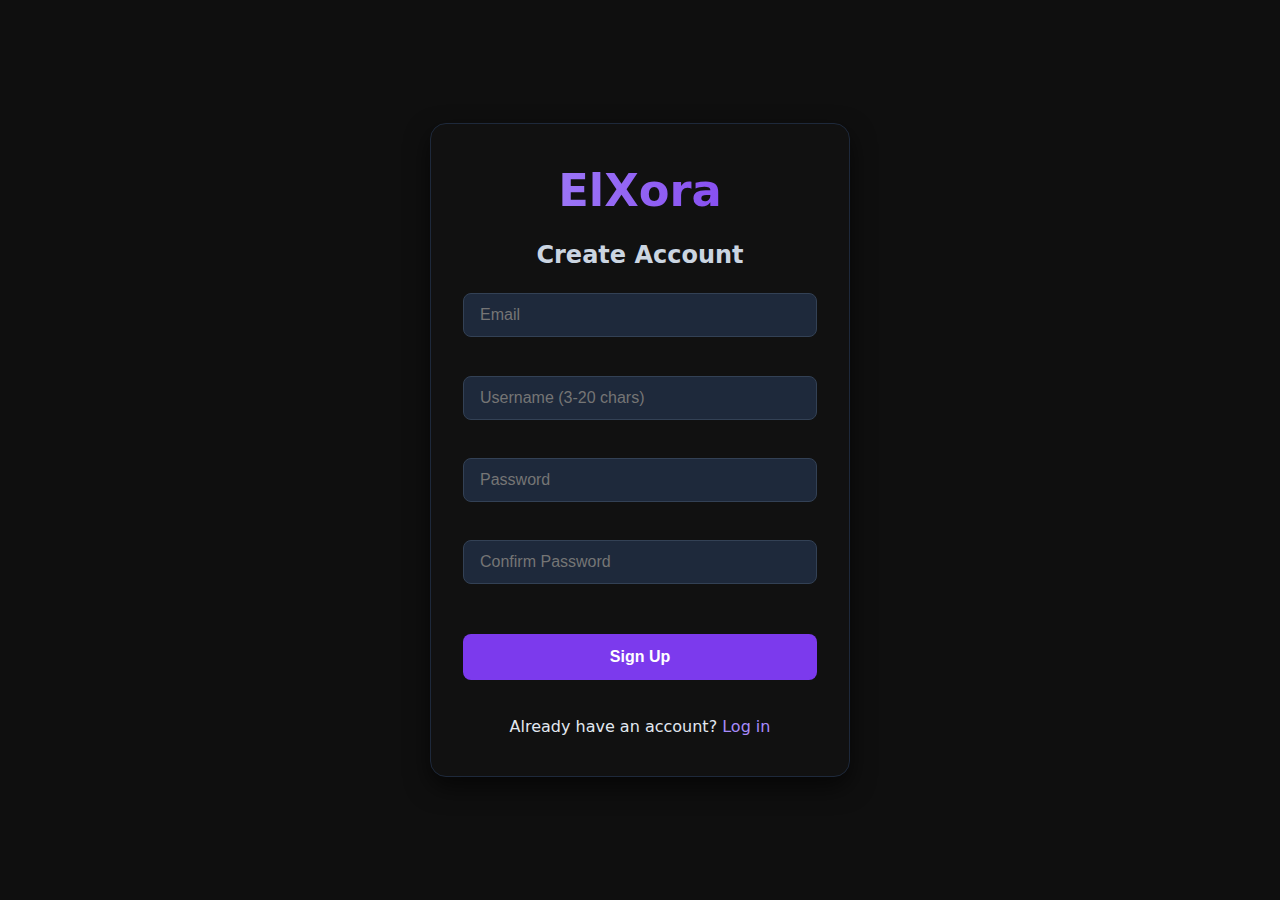
<file: signup.html>
<!DOCTYPE html>
<html lang="en">
<head>
  <meta charset="UTF-8" />
  <meta name="viewport" content="width=device-width, initial-scale=1.0"/>
  <title>ElXora - Sign Up</title>
  <link rel="stylesheet" href="style.css"/>
</head>
<body>

  <div class="auth-container">
    <div id="signup-form" class="auth-form">
      <h1>ElXora</h1>
      <h2>Create Account</h2>
      <div class="input-group">
        <input type="email" id="signup-email" placeholder="Email" required/>
        <div id="signup-email-error" class="error-text"></div>
      </div>
      <div class="input-group">
        <input type="text" id="signup-username" placeholder="Username (3-20 chars)" required/>
        <div id="signup-username-error" class="error-text"></div>
      </div>
      <div class="input-group">
        <input type="password" id="signup-password" placeholder="Password" required/>
        <div id="signup-password-error" class="error-text"></div>
      </div>
      <div class="input-group">
        <input type="password" id="signup-confirm-password" placeholder="Confirm Password" required/>
        <div id="signup-confirm-error" class="error-text"></div>
      </div>
      <button id="signup-btn">Sign Up</button>
      <div id="signup-general-error" class="error-text center"></div>
      <p>Already have an account? <a href="login.html">Log in</a></p>
    </div>

    <!-- Verification form -->
    <div id="verification-form" class="auth-form hidden">
      <h1>ElXora</h1>
      <h2>Verify Email</h2>
      <p>Enter the 6-digit code sent to your email</p>
      <div class="verification-inputs">
        <input type="text" maxlength="1" pattern="\d" required autofocus/>
        <input type="text" maxlength="1" pattern="\d" required/>
        <input type="text" maxlength="1" pattern="\d" required/>
        <input type="text" maxlength="1" pattern="\d" required/>
        <input type="text" maxlength="1" pattern="\d" required/>
        <input type="text" maxlength="1" pattern="\d" required/>
      </div>
      <button id="verify-btn">Verify</button>
      <div id="verify-error" class="error-text center"></div>
      <p><a href="#" id="back-to-signup">Back to sign up</a></p>
    </div>
  </div>

  <script>
    const USERS_KEY = 'elxora_users';
    const SCRIPT_URL = 'https://script.google.com/macros/s/AKfycbxKdjN5rmMG_Diaw-AbLeG1G5Jn38BFc4o5y95MHNDGaJnAroY9PrHFMCjw2VaJ5bkp/exec';

    function getUsers() {
      return JSON.parse(localStorage.getItem(USERS_KEY) || '[]');
    }

    function saveUsers(users) {
      localStorage.setItem(USERS_KEY, JSON.stringify(users));
    }

    // Show/hide forms
    function showSignup() {
      document.getElementById('signup-form').classList.remove('hidden');
      document.getElementById('verification-form').classList.add('hidden');
    }

    function showVerify() {
      document.getElementById('signup-form').classList.add('hidden');
      document.getElementById('verification-form').classList.remove('hidden');
      document.querySelector('.verification-inputs input').focus();
    }

    // Auto-focus next input
    const verifyInputs = document.querySelectorAll('.verification-inputs input');
    verifyInputs.forEach((input, index) => {
      input.addEventListener('input', () => {
        if (input.value.length === 1 && index < 5) {
          verifyInputs[index + 1].focus();
        }
      });
    });

    // SIGN UP button – generate OTP and send real email
    document.getElementById('signup-btn').addEventListener('click', async () => {
      const email    = document.getElementById('signup-email').value.trim();
      const username = document.getElementById('signup-username').value.trim();
      const pass     = document.getElementById('signup-password').value;
      const confirm  = document.getElementById('signup-confirm-password').value;

      let hasError = false;
      document.querySelectorAll('.error-text').forEach(el => el.textContent = '');

      if (!email.includes('@') || !email.includes('.')) {
        document.getElementById('signup-email-error').textContent = 'Valid email required';
        hasError = true;
      }
      if (username.length < 3 || username.length > 20 || !/^[a-zA-Z0-9_]+$/.test(username)) {
        document.getElementById('signup-username-error').textContent = '3-20 chars: letters, numbers, _';
        hasError = true;
      }
      if (pass.length < 6) {
        document.getElementById('signup-password-error').textContent = '≥ 6 characters';
        hasError = true;
      }
      if (pass !== confirm) {
        document.getElementById('signup-confirm-error').textContent = 'Passwords do not match';
        hasError = true;
      }

      const users = getUsers();
      if (users.some(u => u.email === email)) {
        document.getElementById('signup-general-error').textContent = 'Email already registered';
        hasError = true;
      }
      if (users.some(u => u.username.toLowerCase() === username.toLowerCase())) {
        document.getElementById('signup-general-error').textContent = 'Username taken';
        hasError = true;
      }

      if (hasError) return;

      // Generate real 6-digit code
      const generatedCode = Math.floor(100000 + Math.random() * 900000).toString();

      try {
        await fetch(SCRIPT_URL, {
          method: 'POST',
          mode: 'no-cors',  // Important for Google Apps Script
          headers: { 'Content-Type': 'application/json' },
          body: JSON.stringify({
            email: email,
            username: username,
            code: generatedCode
          })
        });

        // Store temp data for verification
        localStorage.setItem('temp_signup', JSON.stringify({
          email,
          username,
          pass,
          code: generatedCode,
          timestamp: Date.now()
        }));

        showVerify();
        alert(`A 6-digit code has been sent to ${email}\nCheck your inbox/spam folder (may take up to 60 seconds)`);

      } catch (err) {
        console.error('Failed to send OTP:', err);
        alert('Error sending code. Check console (F12) and try again.');
      }
    });

    // VERIFY button
    document.getElementById('verify-btn').addEventListener('click', () => {
      const enteredCode = Array.from(verifyInputs).map(i => i.value.trim()).join('');
      const temp = JSON.parse(localStorage.getItem('temp_signup') || '{}');

      if (!temp.email || !temp.code) {
        alert('Session expired — please sign up again');
        showSignup();
        return;
      }

      // Check expiry (10 minutes)
      if (Date.now() - temp.timestamp > 10 * 60 * 1000) {
        alert('Code expired. Please sign up again.');
        localStorage.removeItem('temp_signup');
        showSignup();
        return;
      }

      if (enteredCode !== temp.code) {
        document.getElementById('verify-error').textContent = 'Incorrect code';
        return;
      }

      // Success – create account
      const users = getUsers();
      users.push({
        email: temp.email,
        username: temp.username,
        pass: temp.pass  // plaintext for now – only prototype!
      });
      saveUsers(users);

      localStorage.setItem('elxora_current_user', JSON.stringify({
        email: temp.email,
        username: temp.username
      }));

      localStorage.removeItem('temp_signup');

      alert('Email verified! Welcome to ElXora 🎉');
      window.location.href = 'index.html';
    });

    // Back link
    document.getElementById('back-to-signup')?.addEventListener('click', (e) => {
      e.preventDefault();
      showSignup();
    });

    // Start on signup form
    showSignup();
  </script>
</body>
  </html>
</file>
<file: style.css>
* {
  margin: 0;
  padding: 0;
  box-sizing: border-box;
}

html, body {
  width: 100%;
  height: 100%;
  margin: 0;
  padding: 0;
  overflow: hidden;
  font-size: 16px; /* base size – scales with viewport */
}

body {
  font-family: system-ui, -apple-system, BlinkMacSystemFont, 'Segoe UI', Roboto, sans-serif;
  background: #0f0f0f;
  color: #e2e8f0;
  height: 100vh;
  overflow: hidden;
  touch-action: manipulation; /* better mobile touch */
}

.hidden {
  display: none !important;
}

/* ─── Auth ──────────────────────────────────────────────── */
.auth-container {
  position: fixed;
  inset: 0;
  background: #0f0f0f;
  display: flex;
  align-items: center;
  justify-content: center;
  z-index: 1000;
  padding: 1rem;
}

.auth-form {
  background: #111;
  padding: clamp(1.5rem, 5vw, 2.5rem) clamp(1rem, 4vw, 2rem);
  border-radius: 16px;
  width: 100%;
  max-width: 420px;
  border: 1px solid #1e293b;
  text-align: center;
  box-shadow: 0 10px 25px rgba(0, 0, 0, 0.6);
}

.auth-form h1 {
  font-size: clamp(2rem, 8vw, 2.8rem);
  margin-bottom: 1.5rem;
  background: linear-gradient(90deg, #a78bfa, #7c3aed);
  -webkit-background-clip: text;
  -webkit-text-fill-color: transparent;
  background-clip: text;
}

.auth-form h2 {
  font-size: clamp(1.25rem, 5vw, 1.5rem);
  margin-bottom: 1.5rem;
  color: #cbd5e1;
}

.input-group {
  margin: 1rem 0;
  position: relative;
}

.input-group input {
  width: 100%;
  padding: 0.75rem 1rem;
  background: #1e293b;
  border: 1px solid #334155;
  border-radius: 8px;
  color: #e2e8f0;
  font-size: 1rem;
  transition: border-color 0.2s, box-shadow 0.2s;
}

.input-group input:focus {
  outline: none;
  border-color: #7c3aed;
  box-shadow: 0 0 0 3px rgba(124, 58, 237, 0.2);
}

.input-group input.error {
  border-color: #ef4444;
  box-shadow: 0 0 0 3px rgba(239, 68, 68, 0.15);
}

.error-text {
  color: #ef4444;
  font-size: 0.85rem;
  margin-top: 0.375rem;
  min-height: 1.2em;
}

.error-text.center {
  text-align: center;
  margin-top: 0.75rem;
}

.auth-form button {
  width: 100%;
  padding: 0.875rem;
  margin: 0.75rem 0 0.5rem;
  background: #7c3aed;
  border: none;
  border-radius: 8px;
  color: white;
  font-weight: 600;
  font-size: 1rem;
  cursor: pointer;
  transition: background 0.2s, transform 0.1s;
}

.auth-form button:hover:not(:disabled) {
  background: #6d28d9;
  transform: translateY(-1px);
}

.auth-form button:disabled {
  opacity: 0.55;
  cursor: not-allowed;
}

.auth-form a {
  color: #a78bfa;
  text-decoration: none;
  font-weight: 500;
}

.auth-form a:hover {
  text-decoration: underline;
}

/* ─── Verification ──────────────────────────────────────── */
.verification-inputs {
  display: flex;
  gap: 0.625rem;
  justify-content: center;
  margin: 1.5rem 0;
  flex-wrap: wrap;
}

.verification-inputs input {
  width: 3rem;
  height: 3.5rem;
  text-align: center;
  font-size: 1.5rem;
  background: #1e293b;
  border: 1px solid #334155;
  border-radius: 8px;
  color: #e2e8f0;
  transition: border-color 0.2s;
}

.verification-inputs input:focus {
  outline: none;
  border-color: #7c3aed;
}

/* ─── Main App ──────────────────────────────────────────── */
.app-container {
  display: flex;
  height: 100vh;
  width: 100vw;
}

.sidebar {
  width: clamp(280px, 30vw, 300px);
  background: #111;
  border-right: 1px solid #1e293b;
  display: flex;
  flex-direction: column;
  transition: transform 0.3s ease;
  flex-shrink: 0;
}

#new-chat-btn {
  margin: 1rem;
  padding: 0.75rem;
  background: #7c3aed;
  color: white;
  border: none;
  border-radius: 12px;
  font-weight: 600;
  cursor: pointer;
  transition: background 0.2s;
}

#new-chat-btn:hover {
  background: #6d28d9;
}

.chat-list {
  flex: 1;
  overflow-y: auto;
  padding: 0 0.5rem;
}

.user-info {
  padding: 1rem;
  border-top: 1px solid #1e293b;
  display: flex;
  align-items: center;
  gap: 0.75rem;
}

.avatar {
  width: 42px;
  height: 42px;
  border-radius: 50%;
  background: linear-gradient(135deg, #7c3aed, #a78bfa);
  color: white;
  font-weight: bold;
  font-size: 1.3rem;
  display: flex;
  align-items: center;
  justify-content: center;
  flex-shrink: 0;
}

.user-details strong {
  display: block;
  font-size: 1rem;
}

.user-details small {
  color: #94a3b8;
  font-size: 0.875rem;
}

.main-chat {
  flex: 1;
  display: flex;
  flex-direction: column;
  min-width: 0;
}

header {
  display: flex;
  align-items: center;
  padding: clamp(0.75rem, 3vw, 1rem) clamp(1rem, 4vw, 1.25rem);
  background: #0f0f0f;
  border-bottom: 1px solid #1e293b;
  flex-shrink: 0;
  gap: 1rem;
}

.mobile-sidebar-toggle {
  display: none;
  background: none;
  border: none;
  color: #cbd5e1;
  font-size: 2rem;
  cursor: pointer;
  padding: 0.5rem;
}

.chat-header-title {
  flex: 1;
  text-align: center;
  min-width: 0;
}

#chat-title {
  margin: 0;
  font-size: clamp(1.1rem, 5vw, 1.35rem);
  white-space: nowrap;
  overflow: hidden;
  text-overflow: ellipsis;
}

.subtitle {
  color: #64748b;
  font-size: clamp(0.75rem, 3vw, 0.85rem);
}

/* Messages */
.chat-messages {
  flex: 1;
  overflow-y: auto;
  padding: clamp(1rem, 4vw, 1.25rem);
  display: flex;
  flex-direction: column;
  gap: 1rem;
}

.message {
  max-width: 85%;
  padding: 0.75rem 1rem;
  border-radius: 18px;
  line-height: 1.45;
}

.user-message {
  align-self: flex-end;
  background: #2563eb;
  color: white;
}

.ai-message {
  align-self: flex-start;
  background: #1e293b;
}

/* Typing indicator */
.typing-indicator {
  display: flex;
  gap: 0.375rem;
  padding: 1rem;
}

.dot {
  width: 0.5rem;
  height: 0.5rem;
  background: #64748b;
  border-radius: 50%;
  animation: bounce 1.2s infinite;
}

.dot:nth-child(2) { animation-delay: 0.2s; }
.dot:nth-child(3) { animation-delay: 0.4s; }

@keyframes bounce {
  0%, 80%, 100% { transform: translateY(0); }
  40% { transform: translateY(-0.375rem); }
}

/* Input area - always visible, scales */
.input-area {
  padding: clamp(0.75rem, 3vw, 1rem);
  background: #0f0f0f;
  border-top: 1px solid #1e293b;
  flex-shrink: 0;
}

.input-wrapper {
  display: flex;
  align-items: flex-end;
  background: #1e293b;
  border-radius: 9999px;
  padding: 0.5rem 0.75rem;
  gap: 0.5rem;
  max-width: 100%;
  margin: 0 auto;
}

#message-input {
  flex: 1;
  background: transparent;
  border: none;
  color: #e2e8f0;
  font-size: clamp(0.95rem, 4vw, 1rem);
  line-height: 1.4;
  max-height: 160px;
  min-height: 44px;
  resize: none;
  padding: 0.5rem 0;
  outline: none;
}

#message-input::placeholder {
  color: #64748b;
}

.attach-btn,
.send-btn {
  background: none;
  border: none;
  color: #94a3b8;
  font-size: 1.5rem;
  cursor: pointer;
  padding: 0.5rem;
  border-radius: 50%;
  width: 44px;
  height: 44px;
  display: flex;
  align-items: center;
  justify-content: center;
  transition: background 0.2s, color 0.2s;
  flex-shrink: 0;
}

.attach-btn:hover,
.send-btn:hover:not(:disabled) {
  background: #334155;
  color: #cbd5e1;
}

.send-btn {
  color: #60a5fa;
}

.send-btn:disabled {
  color: #475569;
  cursor: not-allowed;
}

.send-btn svg {
  width: 22px;
  height: 22px;
}

/* Modal & Toast */
.modal {
  position: fixed;
  inset: 0;
  background: rgba(0,0,0,0.75);
  display: flex;
  align-items: center;
  justify-content: center;
  z-index: 2000;
  padding: 1rem;
}

.modal-content {
  background: #111;
  padding: clamp(1.5rem, 5vw, 2rem);
  border-radius: 16px;
  width: 100%;
  max-width: 460px;
  border: 1px solid #1e293b;
}

.toast {
  position: fixed;
  bottom: clamp(1rem, 5vw, 1.5rem);
  left: 50%;
  transform: translateX(-50%);
  background: #1e293b;
  color: #e2e8f0;
  padding: 0.75rem 1.5rem;
  border-radius: 12px;
  z-index: 3000;
  max-width: 90%;
  text-align: center;
  box-shadow: 0 4px 15px rgba(0,0,0,0.5);
}

/* ─── Responsive Scaling ────────────────────────────────── */
@media (max-width: 768px) {
  .sidebar {
    position: fixed;
    inset: 0 0 0 -100%;
    width: min(80vw, 320px);
    background: #111;
    border-right: none;
    border-bottom: 1px solid #1e293b;
    z-index: 1000;
    transition: transform 0.3s ease;
  }

  .sidebar.open {
    transform: translateX(100%);
  }

  .mobile-sidebar-toggle {
    display: block !important;
    font-size: 2rem;
  }

  header {
    padding: 0.75rem 1rem;
  }

  .chat-header-title {
    flex: 1;
    text-align: left;
    margin-left: 0.75rem;
  }

  #chat-title {
    font-size: 1.2rem;
  }

  .subtitle {
    font-size: 0.8rem;
  }

  .input-area {
    padding: 0.75rem 1rem;
  }

  .input-wrapper {
    padding: 0.5rem 0.75rem;
  }

  #message-input {
    font-size: 1rem;
    min-height: 48px;
  }

  .attach-btn, .send-btn {
    width: 48px;
    height: 48px;
    font-size: 1.6rem;
  }
}

@media (max-width: 480px) {
  .auth-form {
    padding: 1.5rem 1rem;
    border-radius: 12px;
  }

  .auth-form h1 {
    font-size: 2.2rem;
  }

  .verification-inputs input {
    width: 2.8rem;
    height: 3.2rem;
    font-size: 1.4rem;
  }
    }
</file>
